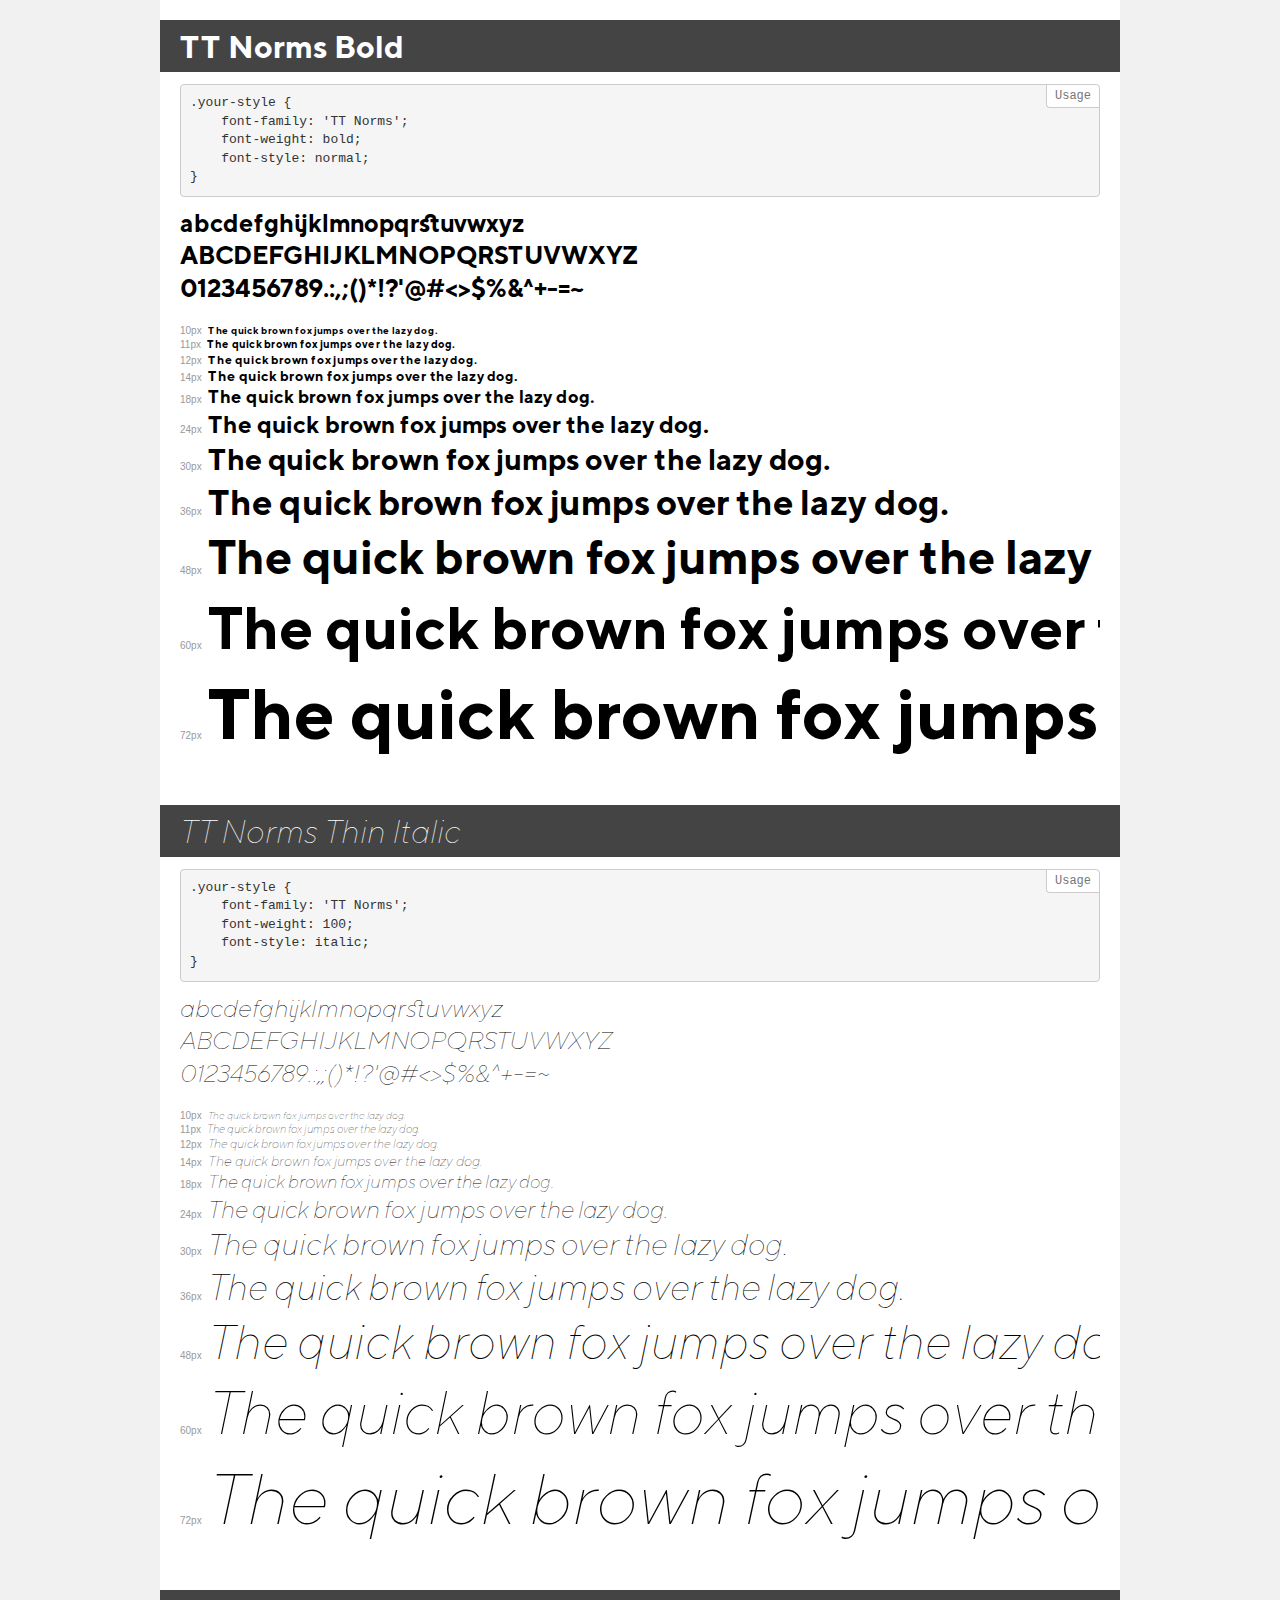
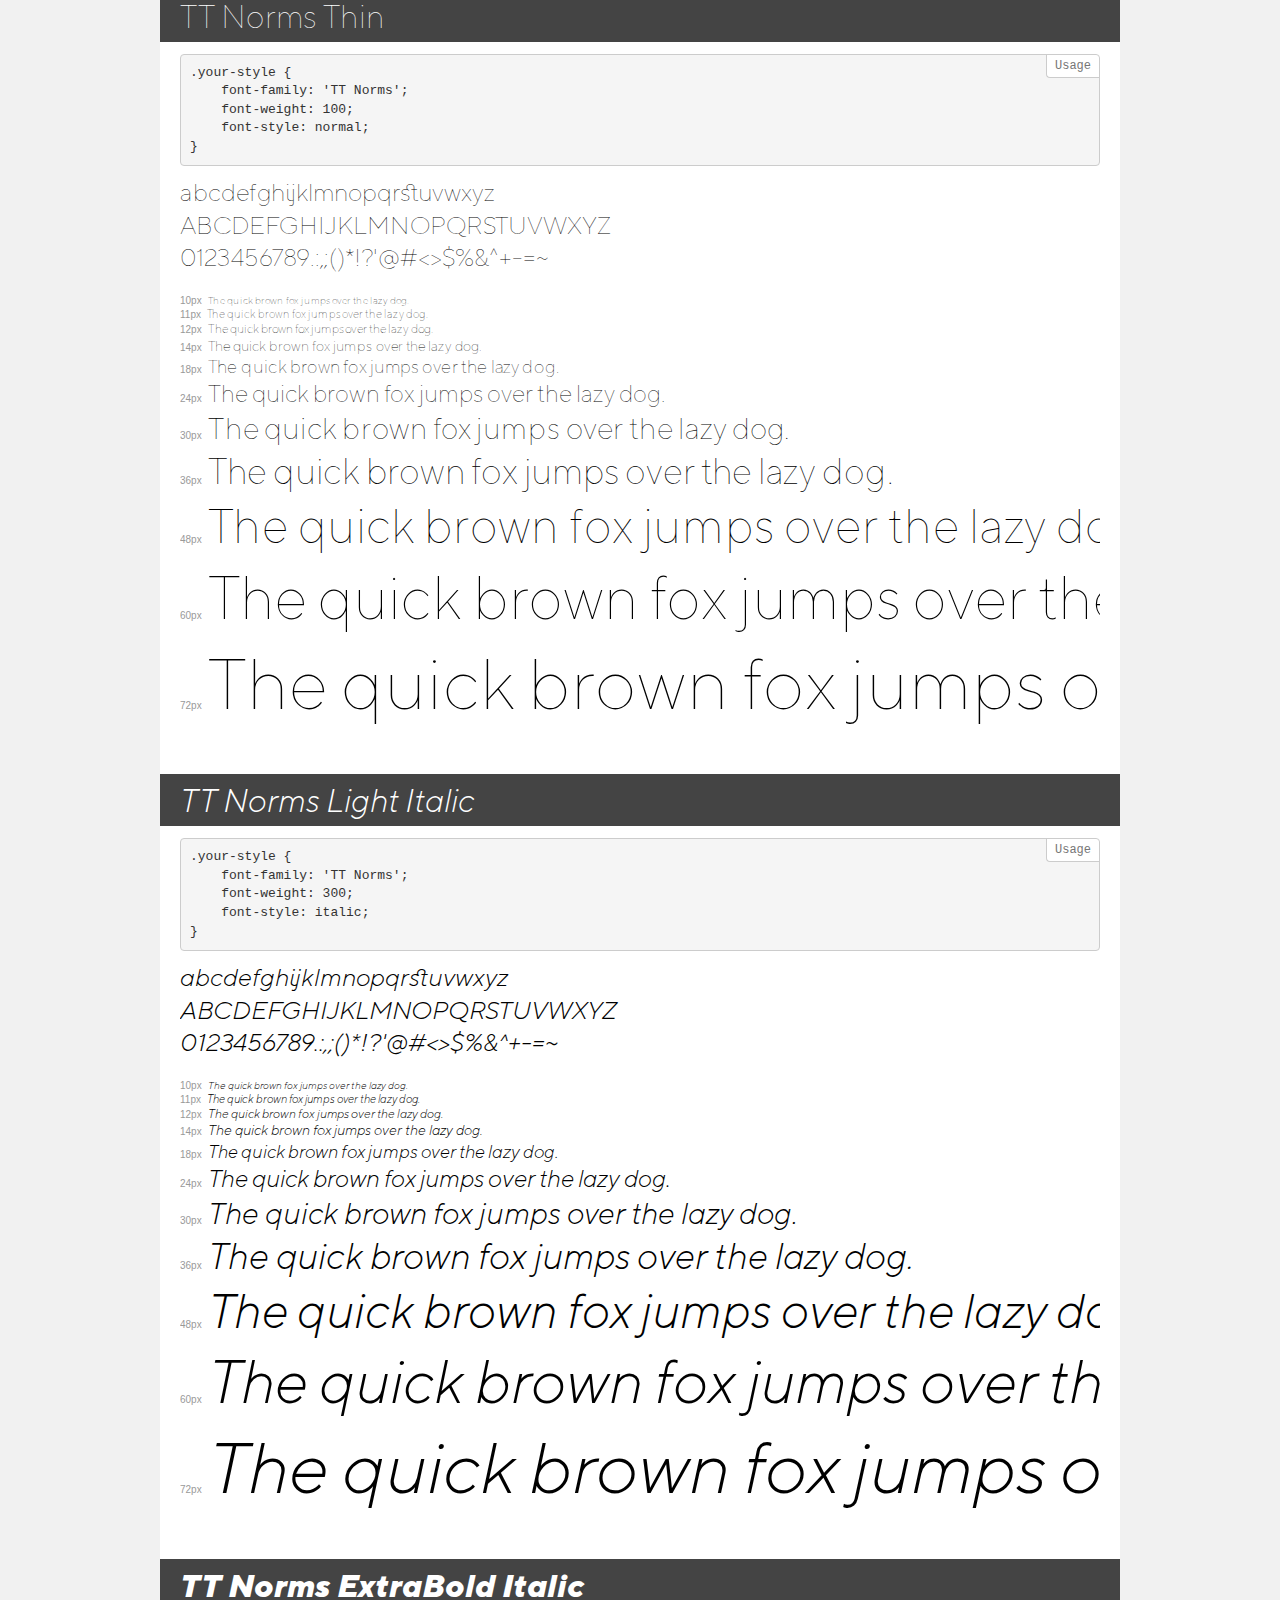
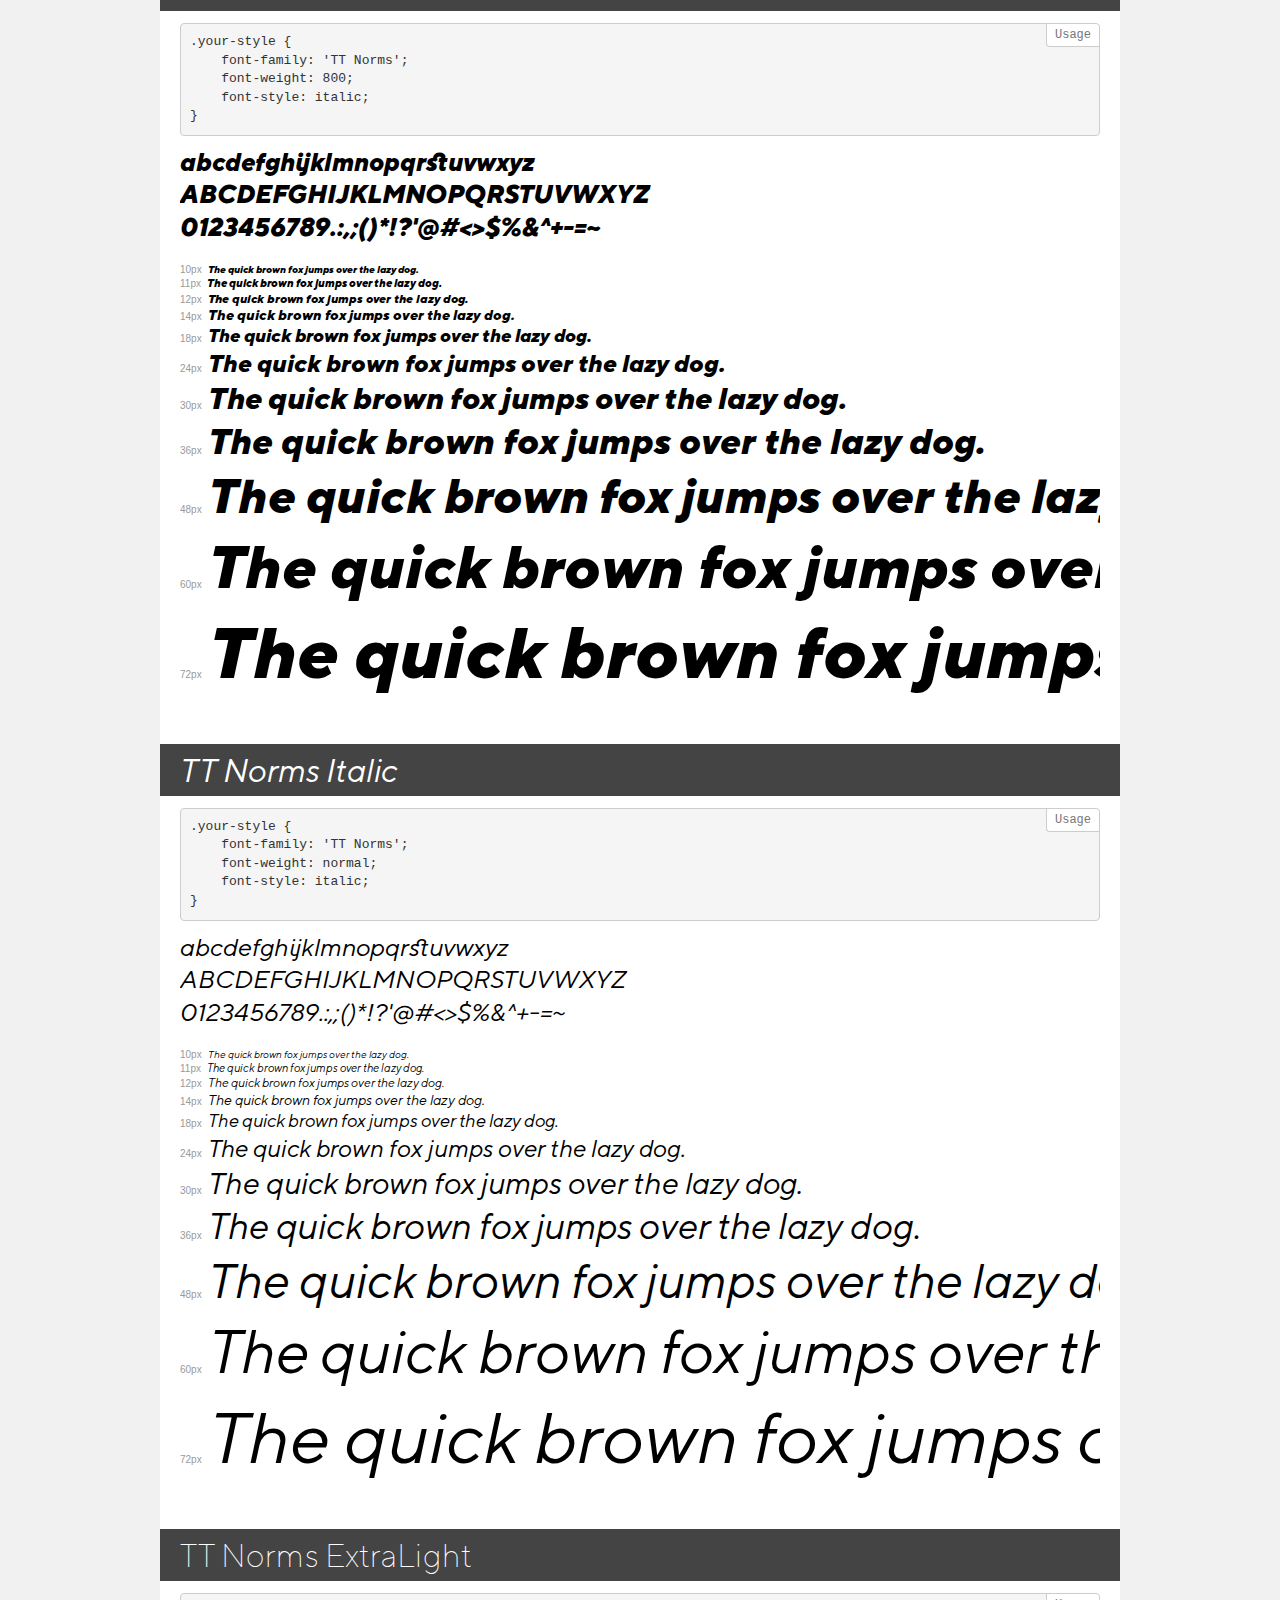
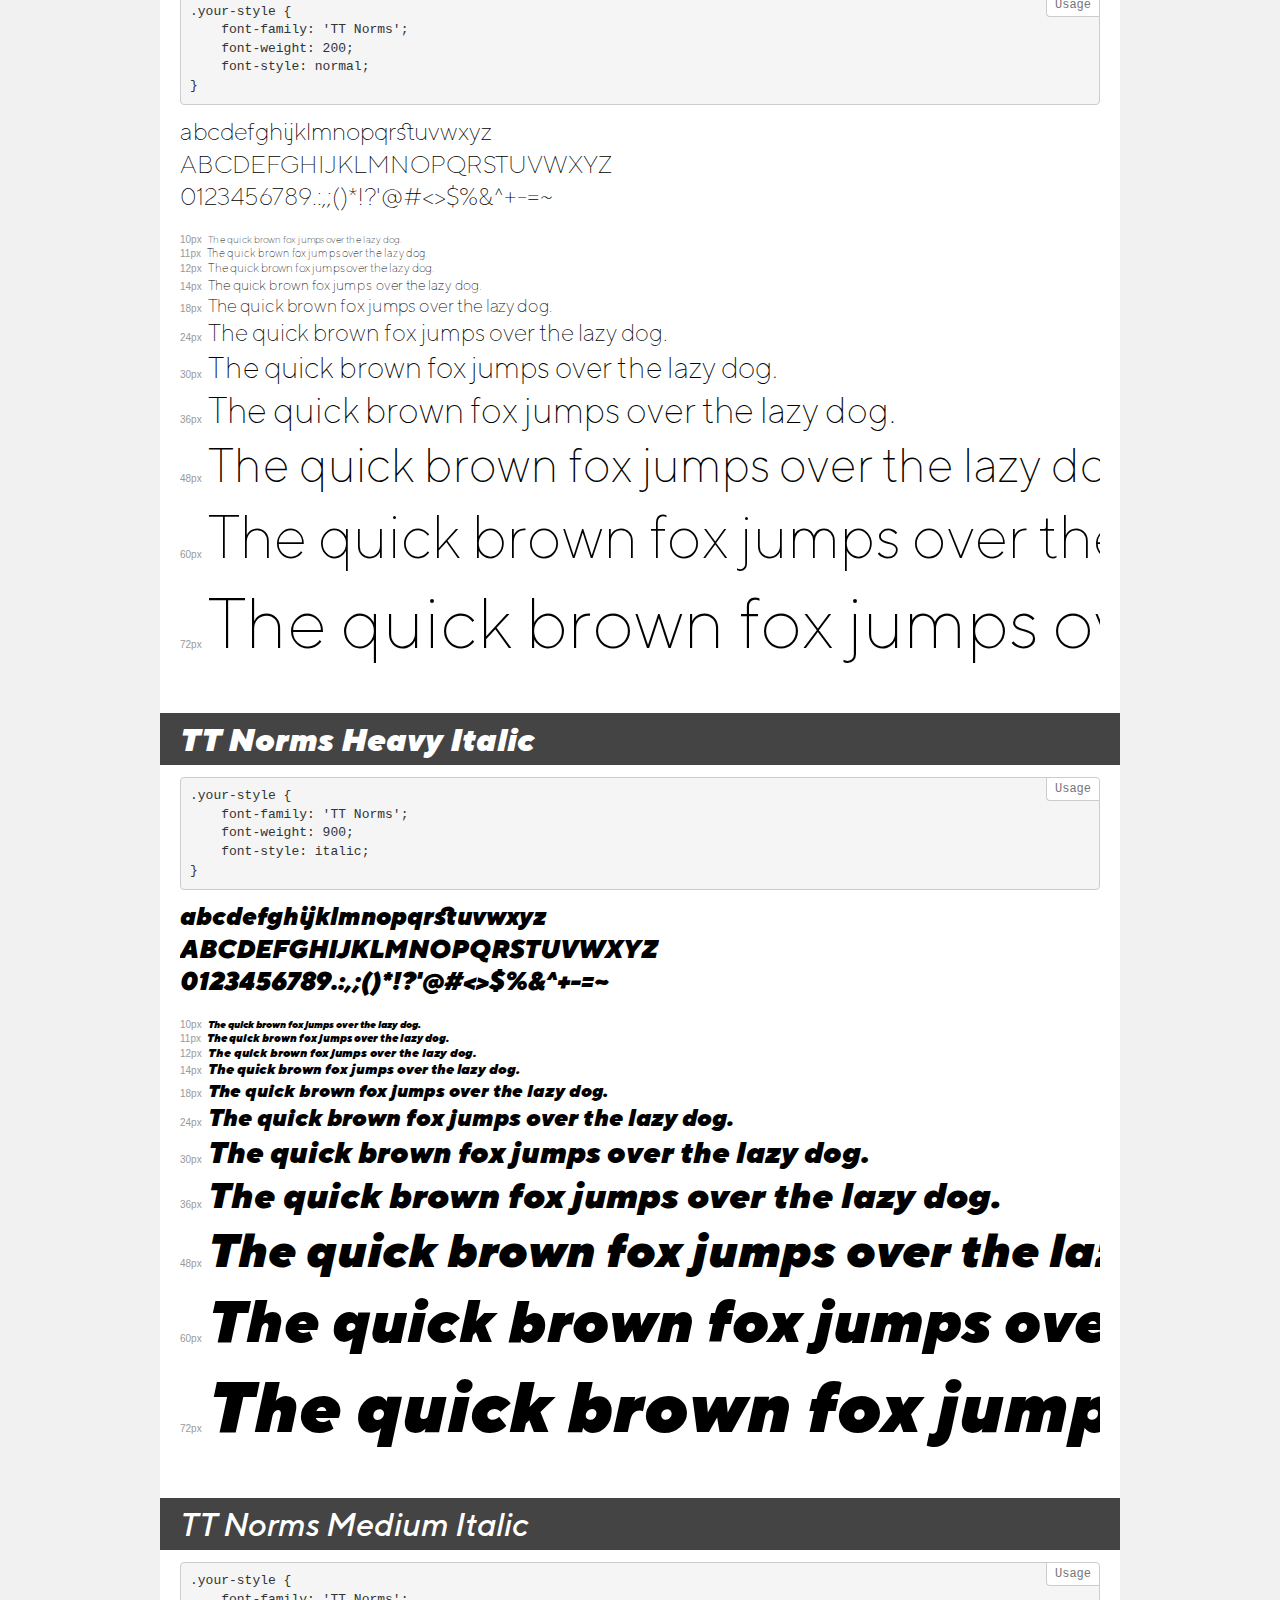
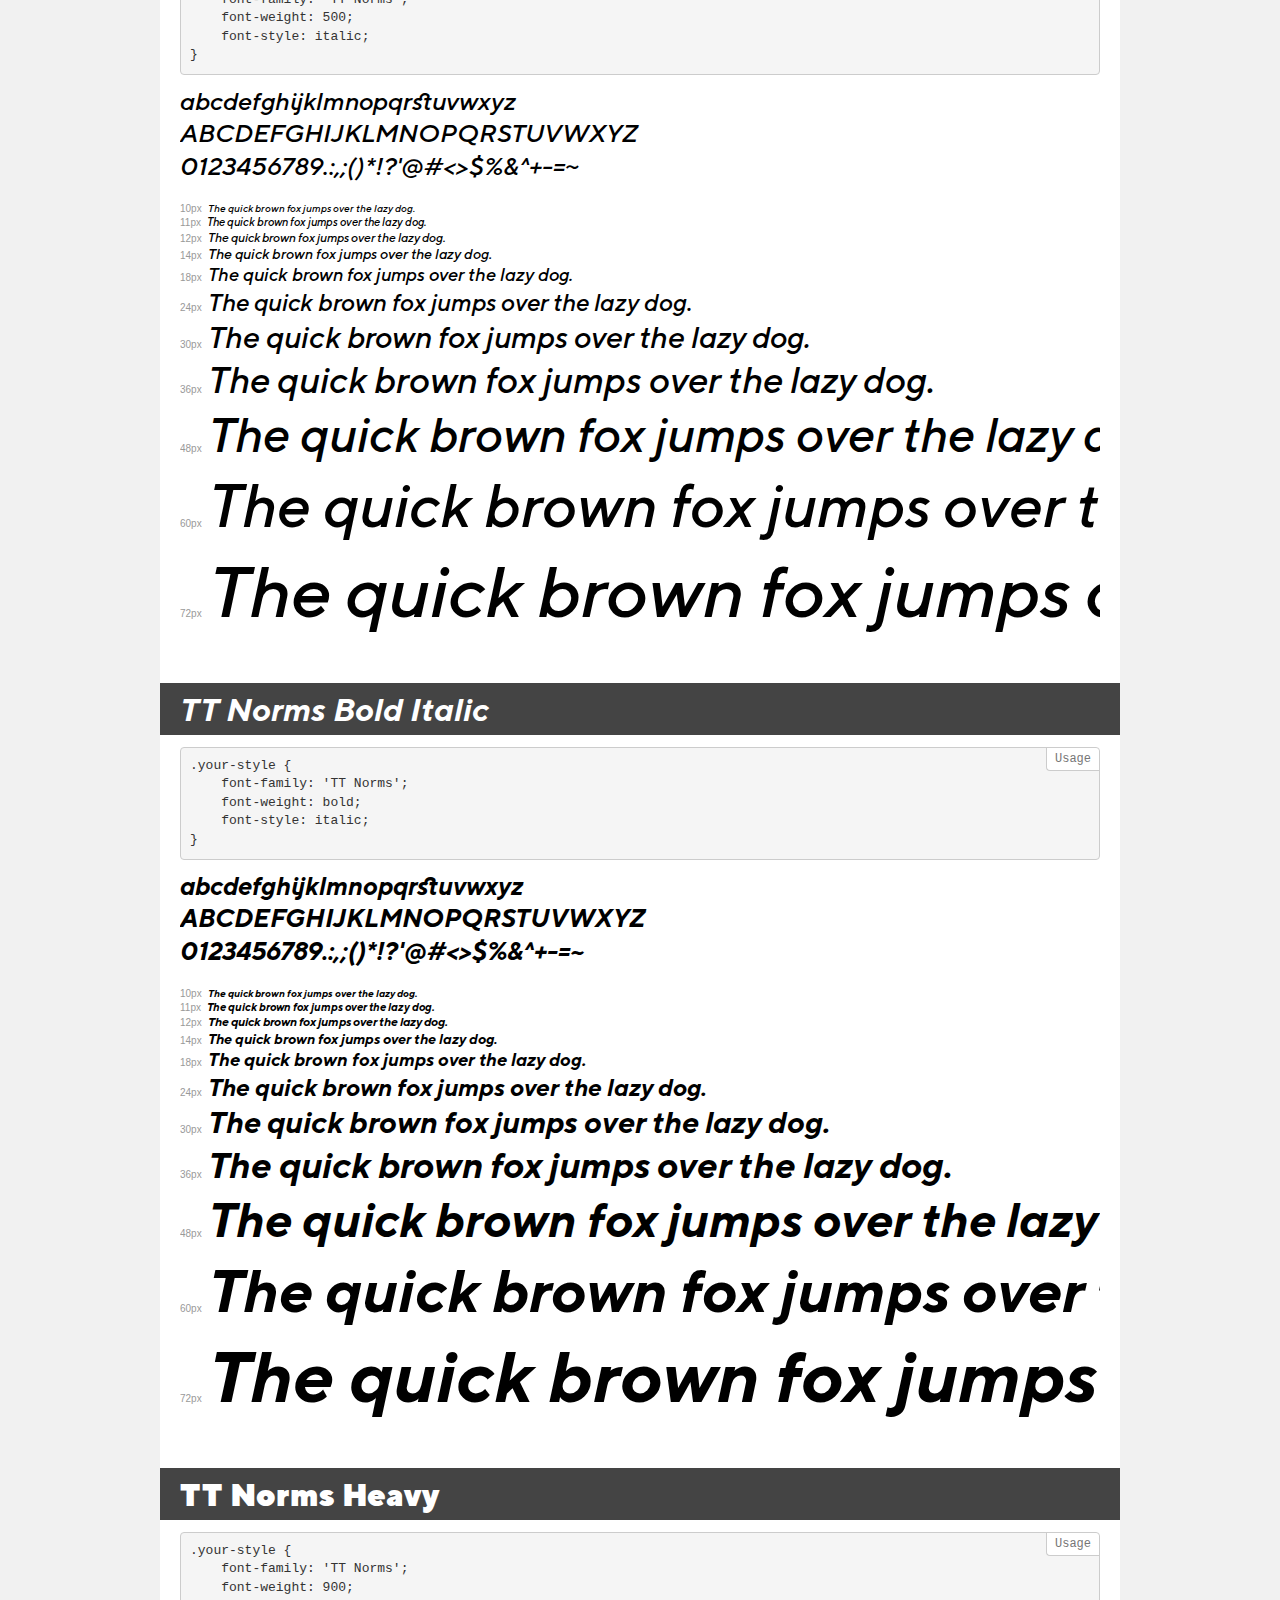
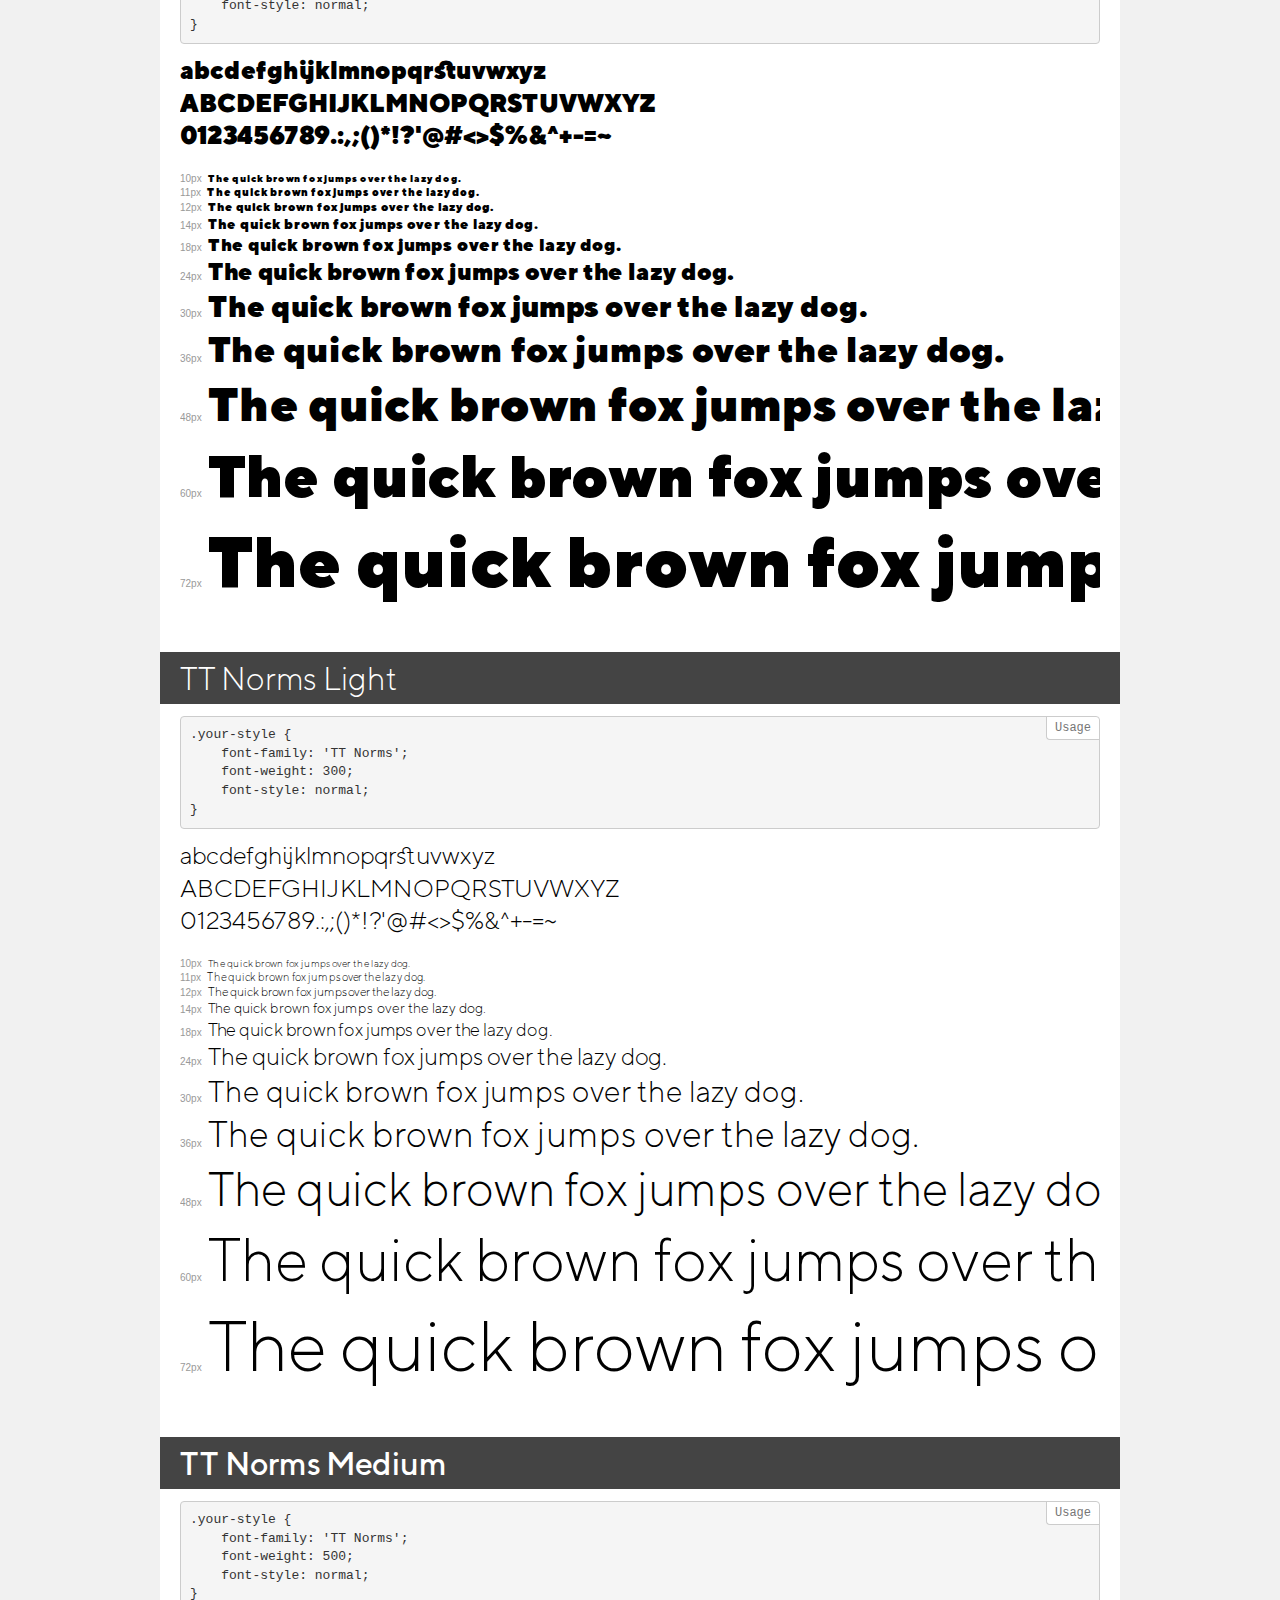
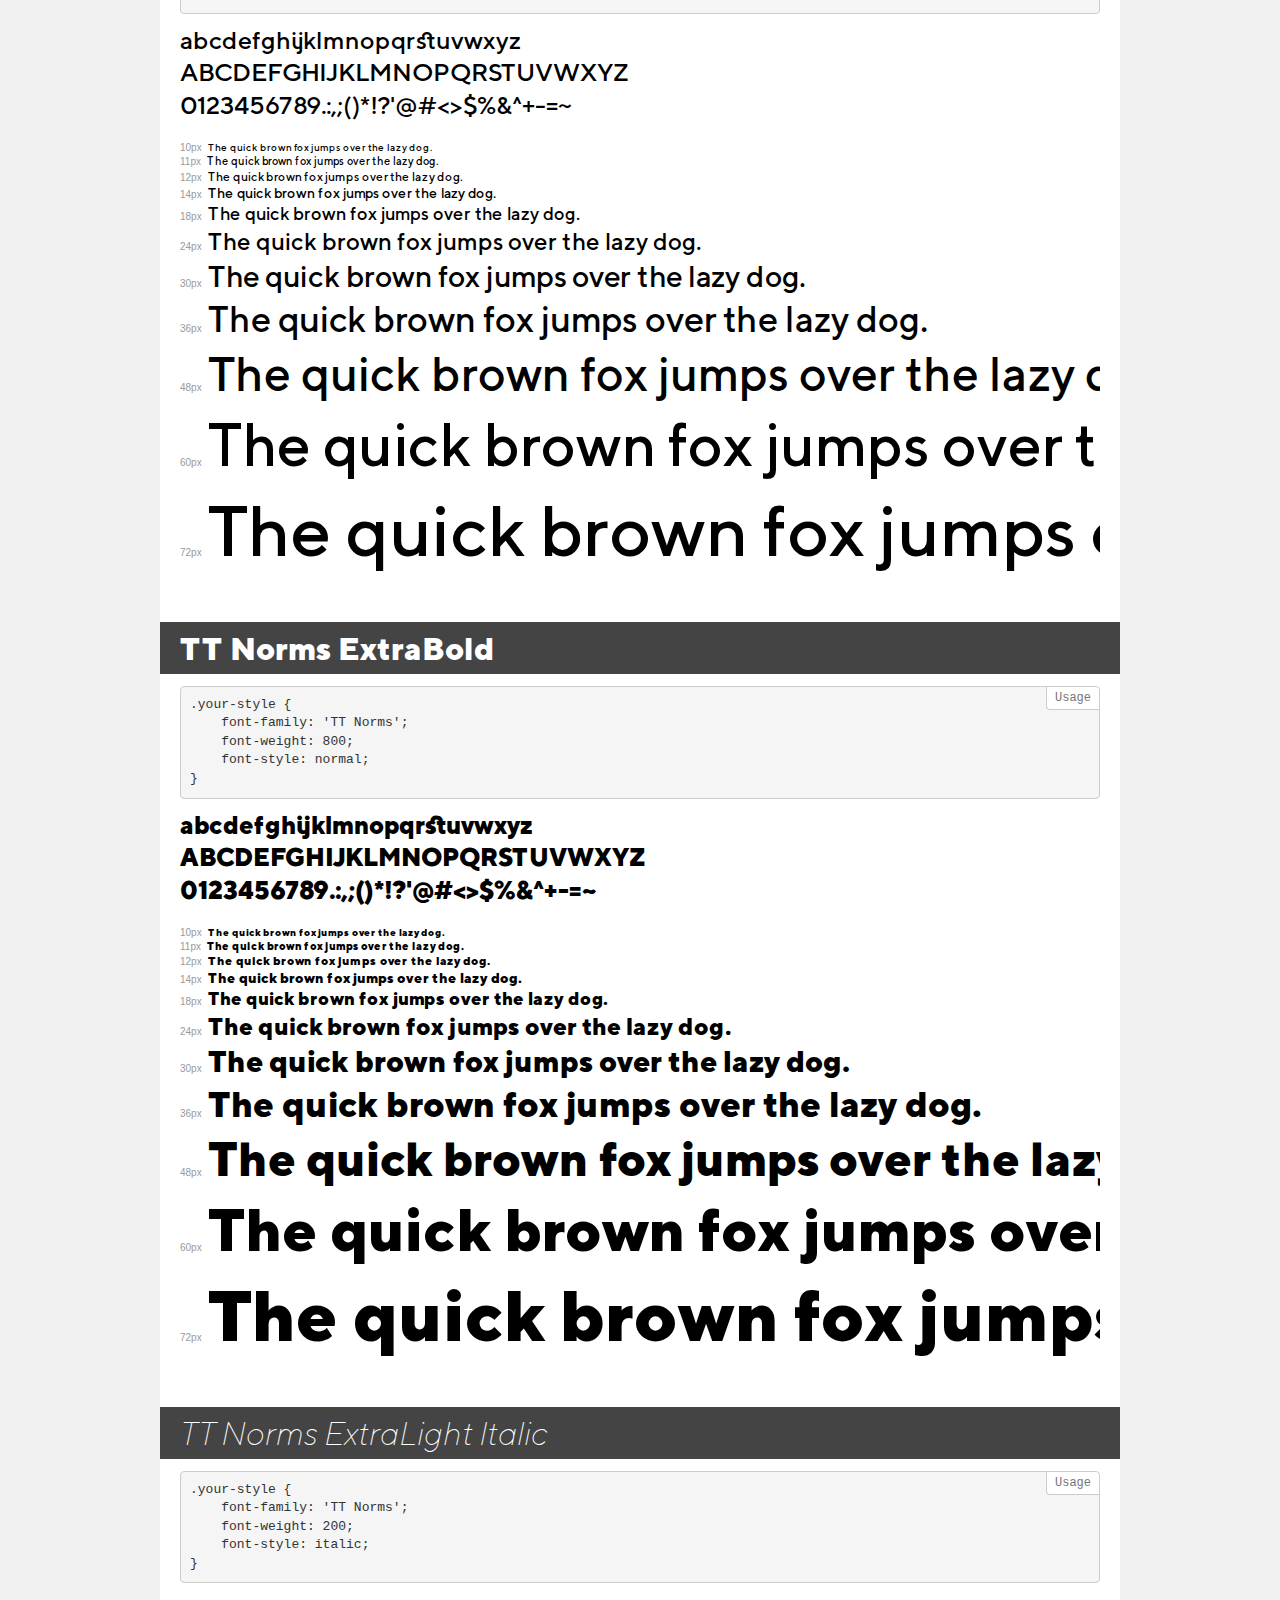
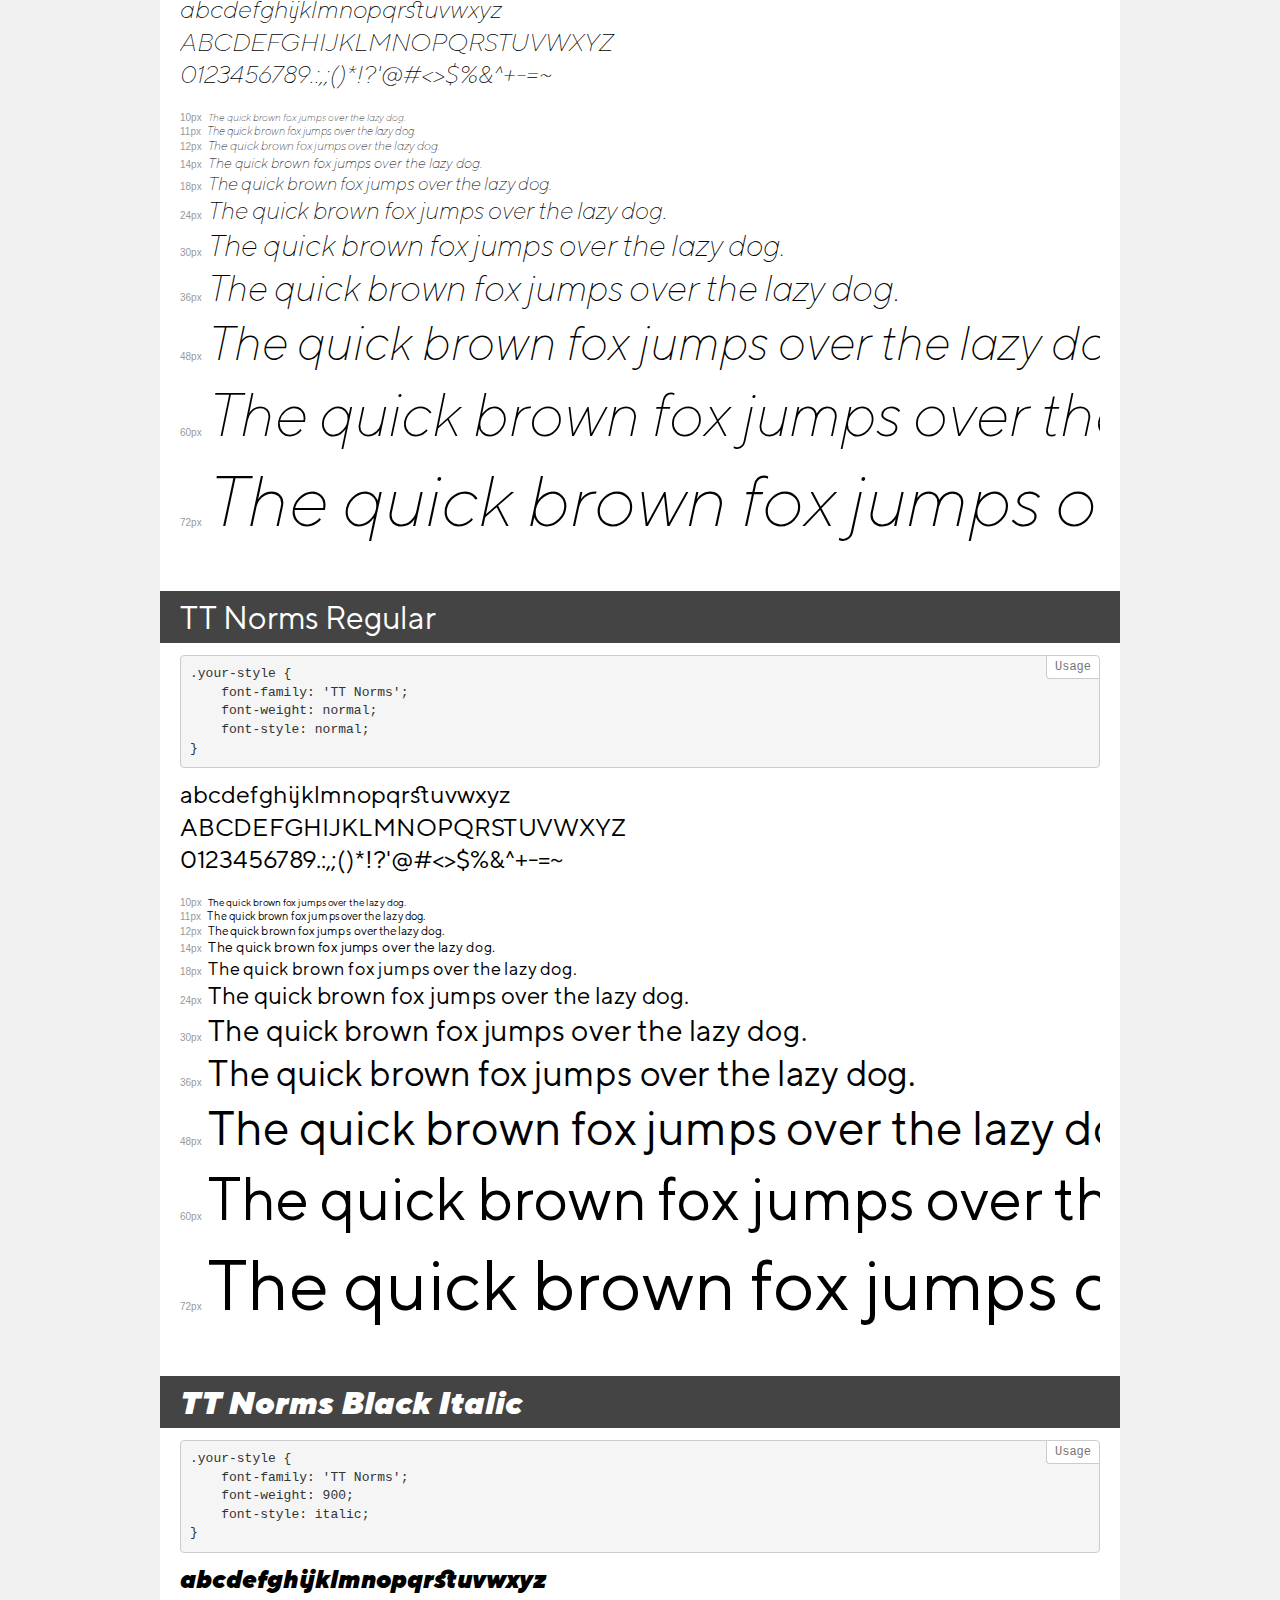
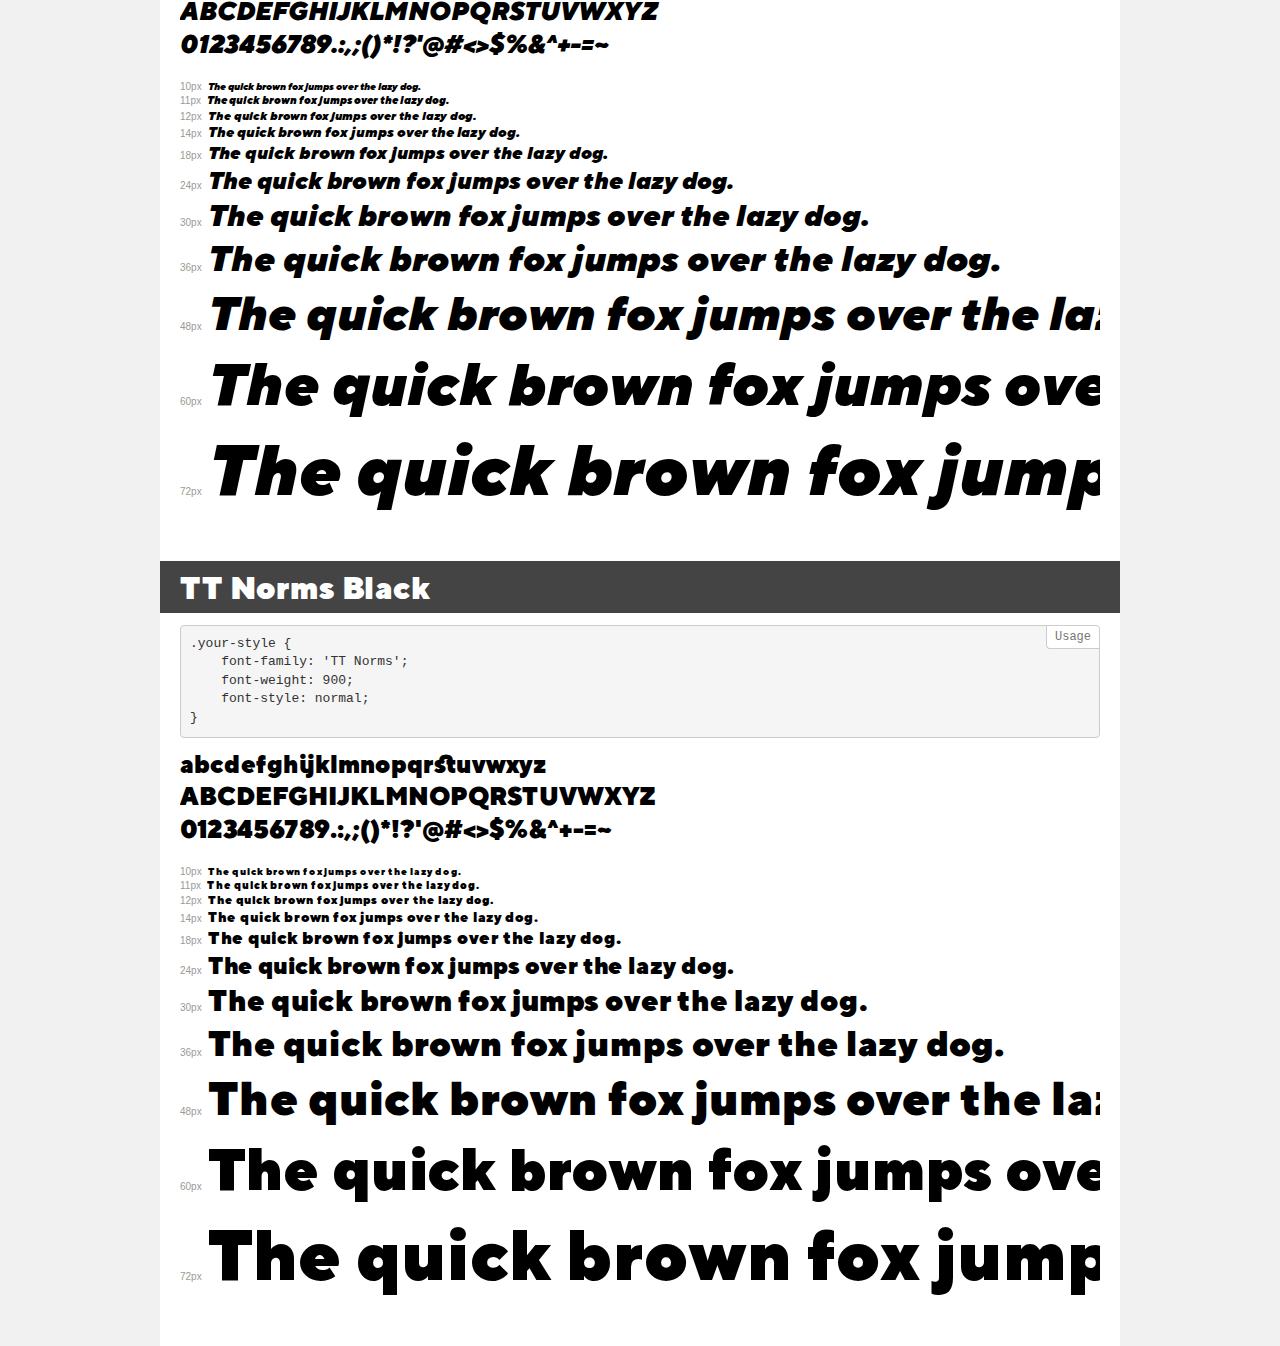
<file: fonts/demo.html>
<!DOCTYPE html>
<html>
<head>
    <meta charset="utf-8">
    <meta http-equiv="X-UA-Compatible" content="IE=edge">
    <meta name="viewport" content="width=device-width, initial-scale=1">
    <meta name="robots" content="noindex, noarchive">
    <meta name="format-detection" content="telephone=no">
    <title>Transfonter demo</title>
    <link href="stylesheet.css" rel="stylesheet">
    <style>
        /*
        http://meyerweb.com/eric/tools/css/reset/
        v2.0 | 20110126
        License: none (public domain)
        */
        html, body, div, span, applet, object, iframe,
        h1, h2, h3, h4, h5, h6, p, blockquote, pre,
        a, abbr, acronym, address, big, cite, code,
        del, dfn, em, img, ins, kbd, q, s, samp,
        small, strike, strong, sub, sup, tt, var,
        b, u, i, center,
        dl, dt, dd, ol, ul, li,
        fieldset, form, label, legend,
        table, caption, tbody, tfoot, thead, tr, th, td,
        article, aside, canvas, details, embed,
        figure, figcaption, footer, header, hgroup,
        menu, nav, output, ruby, section, summary,
        time, mark, audio, video {
            margin: 0;
            padding: 0;
            border: 0;
            font-size: 100%;
            font: inherit;
            vertical-align: baseline;
        }
        /* HTML5 display-role reset for older browsers */
        article, aside, details, figcaption, figure,
        footer, header, hgroup, menu, nav, section {
            display: block;
        }
        body {
            line-height: 1;
        }
        ol, ul {
            list-style: none;
        }
        blockquote, q {
            quotes: none;
        }
        blockquote:before, blockquote:after,
        q:before, q:after {
            content: '';
            content: none;
        }
        table {
            border-collapse: collapse;
            border-spacing: 0;
        }
        /* common styles */
        body {
            background: #f1f1f1;
            color: #000;
        }
        .page {
            background: #fff;
            width: 920px;
            margin: 0 auto;
            padding: 20px 20px 0 20px;
            overflow: hidden;
        }
        .font-container {
            overflow-x: auto;
            overflow-y: hidden;
            margin-bottom: 40px;
            line-height: 1.3;
            white-space: nowrap;
            padding-bottom: 5px;
        }
        h1 {
            position: relative;
            background: #444;
            font-size: 32px;
            color: #fff;
            padding: 10px 20px;
            margin: 0 -20px 12px -20px;
        }
        .letters {
            font-size: 25px;
            margin-bottom: 20px;
        }
        .s10:before {
            content: '10px';
        }
        .s11:before {
            content: '11px';
        }
        .s12:before {
            content: '12px';
        }
        .s14:before {
            content: '14px';
        }
        .s18:before {
            content: '18px';
        }
        .s24:before {
            content: '24px';
        }
        .s30:before {
            content: '30px';
        }
        .s36:before {
            content: '36px';
        }
        .s48:before {
            content: '48px';
        }
        .s60:before {
            content: '60px';
        }
        .s72:before {
            content: '72px';
        }
        .s10:before, .s11:before, .s12:before, .s14:before,
        .s18:before, .s24:before, .s30:before, .s36:before,
        .s48:before, .s60:before, .s72:before {
            font-family: Arial, sans-serif;
            font-size: 10px;
            font-weight: normal;
            font-style: normal;
            color: #999;
            padding-right: 6px;
        }
        pre {
            display: block;
            position: relative;
            padding: 9px;
            margin: 0 0 10px;
            font-family: Monaco, Menlo, Consolas, "Courier New", monospace !important;
            font-size: 13px;
            line-height: 1.428571429;
            color: #333;
            font-weight: normal !important;
            font-style: normal !important;
            background-color: #f5f5f5;
            border: 1px solid #ccc;
            overflow-x: auto;
            border-radius: 4px;
        }
        pre:after {
            display: block;
            position: absolute;
            right: 0;
            top: 0;
            content: 'Usage';
            line-height: 1;
            padding: 5px 8px;
            font-size: 12px;
            color: #767676;
            background-color: #fff;
            border: 1px solid #ccc;
            border-right: none;
            border-top: none;
            border-radius: 0 4px 0 4px;
            z-index: 10;
        }
        /* responsive */
        @media (max-width: 959px) {
            .page {
                width: auto;
                margin: 0;
            }
        }
    </style>
</head>
<body>
<div class="page">
    <div class="demo" style="font-family: 'TT Norms'; font-weight: bold; font-style: normal;">
        <h1>TT Norms Bold</h1>
        <pre>.your-style {
    font-family: 'TT Norms';
    font-weight: bold;
    font-style: normal;
}</pre>
        <div class="font-container">
            <p class="letters">
                abcdefghijklmnopqrstuvwxyz<br>
ABCDEFGHIJKLMNOPQRSTUVWXYZ<br>
                0123456789.:,;()*!?'@#<>$%&^+-=~
            </p>
            <p class="s10" style="font-size: 10px;">The quick brown fox jumps over the lazy dog.</p>
            <p class="s11" style="font-size: 11px;">The quick brown fox jumps over the lazy dog.</p>
            <p class="s12" style="font-size: 12px;">The quick brown fox jumps over the lazy dog.</p>
            <p class="s14" style="font-size: 14px;">The quick brown fox jumps over the lazy dog.</p>
            <p class="s18" style="font-size: 18px;">The quick brown fox jumps over the lazy dog.</p>
            <p class="s24" style="font-size: 24px;">The quick brown fox jumps over the lazy dog.</p>
            <p class="s30" style="font-size: 30px;">The quick brown fox jumps over the lazy dog.</p>
            <p class="s36" style="font-size: 36px;">The quick brown fox jumps over the lazy dog.</p>
            <p class="s48" style="font-size: 48px;">The quick brown fox jumps over the lazy dog.</p>
            <p class="s60" style="font-size: 60px;">The quick brown fox jumps over the lazy dog.</p>
            <p class="s72" style="font-size: 72px;">The quick brown fox jumps over the lazy dog.</p>
        </div>
    </div>
    <div class="demo" style="font-family: 'TT Norms'; font-weight: 100; font-style: italic;">
        <h1>TT Norms Thin Italic</h1>
        <pre>.your-style {
    font-family: 'TT Norms';
    font-weight: 100;
    font-style: italic;
}</pre>
        <div class="font-container">
            <p class="letters">
                abcdefghijklmnopqrstuvwxyz<br>
ABCDEFGHIJKLMNOPQRSTUVWXYZ<br>
                0123456789.:,;()*!?'@#<>$%&^+-=~
            </p>
            <p class="s10" style="font-size: 10px;">The quick brown fox jumps over the lazy dog.</p>
            <p class="s11" style="font-size: 11px;">The quick brown fox jumps over the lazy dog.</p>
            <p class="s12" style="font-size: 12px;">The quick brown fox jumps over the lazy dog.</p>
            <p class="s14" style="font-size: 14px;">The quick brown fox jumps over the lazy dog.</p>
            <p class="s18" style="font-size: 18px;">The quick brown fox jumps over the lazy dog.</p>
            <p class="s24" style="font-size: 24px;">The quick brown fox jumps over the lazy dog.</p>
            <p class="s30" style="font-size: 30px;">The quick brown fox jumps over the lazy dog.</p>
            <p class="s36" style="font-size: 36px;">The quick brown fox jumps over the lazy dog.</p>
            <p class="s48" style="font-size: 48px;">The quick brown fox jumps over the lazy dog.</p>
            <p class="s60" style="font-size: 60px;">The quick brown fox jumps over the lazy dog.</p>
            <p class="s72" style="font-size: 72px;">The quick brown fox jumps over the lazy dog.</p>
        </div>
    </div>
    <div class="demo" style="font-family: 'TT Norms'; font-weight: 100; font-style: normal;">
        <h1>TT Norms Thin</h1>
        <pre>.your-style {
    font-family: 'TT Norms';
    font-weight: 100;
    font-style: normal;
}</pre>
        <div class="font-container">
            <p class="letters">
                abcdefghijklmnopqrstuvwxyz<br>
ABCDEFGHIJKLMNOPQRSTUVWXYZ<br>
                0123456789.:,;()*!?'@#<>$%&^+-=~
            </p>
            <p class="s10" style="font-size: 10px;">The quick brown fox jumps over the lazy dog.</p>
            <p class="s11" style="font-size: 11px;">The quick brown fox jumps over the lazy dog.</p>
            <p class="s12" style="font-size: 12px;">The quick brown fox jumps over the lazy dog.</p>
            <p class="s14" style="font-size: 14px;">The quick brown fox jumps over the lazy dog.</p>
            <p class="s18" style="font-size: 18px;">The quick brown fox jumps over the lazy dog.</p>
            <p class="s24" style="font-size: 24px;">The quick brown fox jumps over the lazy dog.</p>
            <p class="s30" style="font-size: 30px;">The quick brown fox jumps over the lazy dog.</p>
            <p class="s36" style="font-size: 36px;">The quick brown fox jumps over the lazy dog.</p>
            <p class="s48" style="font-size: 48px;">The quick brown fox jumps over the lazy dog.</p>
            <p class="s60" style="font-size: 60px;">The quick brown fox jumps over the lazy dog.</p>
            <p class="s72" style="font-size: 72px;">The quick brown fox jumps over the lazy dog.</p>
        </div>
    </div>
    <div class="demo" style="font-family: 'TT Norms'; font-weight: 300; font-style: italic;">
        <h1>TT Norms Light Italic</h1>
        <pre>.your-style {
    font-family: 'TT Norms';
    font-weight: 300;
    font-style: italic;
}</pre>
        <div class="font-container">
            <p class="letters">
                abcdefghijklmnopqrstuvwxyz<br>
ABCDEFGHIJKLMNOPQRSTUVWXYZ<br>
                0123456789.:,;()*!?'@#<>$%&^+-=~
            </p>
            <p class="s10" style="font-size: 10px;">The quick brown fox jumps over the lazy dog.</p>
            <p class="s11" style="font-size: 11px;">The quick brown fox jumps over the lazy dog.</p>
            <p class="s12" style="font-size: 12px;">The quick brown fox jumps over the lazy dog.</p>
            <p class="s14" style="font-size: 14px;">The quick brown fox jumps over the lazy dog.</p>
            <p class="s18" style="font-size: 18px;">The quick brown fox jumps over the lazy dog.</p>
            <p class="s24" style="font-size: 24px;">The quick brown fox jumps over the lazy dog.</p>
            <p class="s30" style="font-size: 30px;">The quick brown fox jumps over the lazy dog.</p>
            <p class="s36" style="font-size: 36px;">The quick brown fox jumps over the lazy dog.</p>
            <p class="s48" style="font-size: 48px;">The quick brown fox jumps over the lazy dog.</p>
            <p class="s60" style="font-size: 60px;">The quick brown fox jumps over the lazy dog.</p>
            <p class="s72" style="font-size: 72px;">The quick brown fox jumps over the lazy dog.</p>
        </div>
    </div>
    <div class="demo" style="font-family: 'TT Norms'; font-weight: 800; font-style: italic;">
        <h1>TT Norms ExtraBold Italic</h1>
        <pre>.your-style {
    font-family: 'TT Norms';
    font-weight: 800;
    font-style: italic;
}</pre>
        <div class="font-container">
            <p class="letters">
                abcdefghijklmnopqrstuvwxyz<br>
ABCDEFGHIJKLMNOPQRSTUVWXYZ<br>
                0123456789.:,;()*!?'@#<>$%&^+-=~
            </p>
            <p class="s10" style="font-size: 10px;">The quick brown fox jumps over the lazy dog.</p>
            <p class="s11" style="font-size: 11px;">The quick brown fox jumps over the lazy dog.</p>
            <p class="s12" style="font-size: 12px;">The quick brown fox jumps over the lazy dog.</p>
            <p class="s14" style="font-size: 14px;">The quick brown fox jumps over the lazy dog.</p>
            <p class="s18" style="font-size: 18px;">The quick brown fox jumps over the lazy dog.</p>
            <p class="s24" style="font-size: 24px;">The quick brown fox jumps over the lazy dog.</p>
            <p class="s30" style="font-size: 30px;">The quick brown fox jumps over the lazy dog.</p>
            <p class="s36" style="font-size: 36px;">The quick brown fox jumps over the lazy dog.</p>
            <p class="s48" style="font-size: 48px;">The quick brown fox jumps over the lazy dog.</p>
            <p class="s60" style="font-size: 60px;">The quick brown fox jumps over the lazy dog.</p>
            <p class="s72" style="font-size: 72px;">The quick brown fox jumps over the lazy dog.</p>
        </div>
    </div>
    <div class="demo" style="font-family: 'TT Norms'; font-weight: normal; font-style: italic;">
        <h1>TT Norms Italic</h1>
        <pre>.your-style {
    font-family: 'TT Norms';
    font-weight: normal;
    font-style: italic;
}</pre>
        <div class="font-container">
            <p class="letters">
                abcdefghijklmnopqrstuvwxyz<br>
ABCDEFGHIJKLMNOPQRSTUVWXYZ<br>
                0123456789.:,;()*!?'@#<>$%&^+-=~
            </p>
            <p class="s10" style="font-size: 10px;">The quick brown fox jumps over the lazy dog.</p>
            <p class="s11" style="font-size: 11px;">The quick brown fox jumps over the lazy dog.</p>
            <p class="s12" style="font-size: 12px;">The quick brown fox jumps over the lazy dog.</p>
            <p class="s14" style="font-size: 14px;">The quick brown fox jumps over the lazy dog.</p>
            <p class="s18" style="font-size: 18px;">The quick brown fox jumps over the lazy dog.</p>
            <p class="s24" style="font-size: 24px;">The quick brown fox jumps over the lazy dog.</p>
            <p class="s30" style="font-size: 30px;">The quick brown fox jumps over the lazy dog.</p>
            <p class="s36" style="font-size: 36px;">The quick brown fox jumps over the lazy dog.</p>
            <p class="s48" style="font-size: 48px;">The quick brown fox jumps over the lazy dog.</p>
            <p class="s60" style="font-size: 60px;">The quick brown fox jumps over the lazy dog.</p>
            <p class="s72" style="font-size: 72px;">The quick brown fox jumps over the lazy dog.</p>
        </div>
    </div>
    <div class="demo" style="font-family: 'TT Norms'; font-weight: 200; font-style: normal;">
        <h1>TT Norms ExtraLight</h1>
        <pre>.your-style {
    font-family: 'TT Norms';
    font-weight: 200;
    font-style: normal;
}</pre>
        <div class="font-container">
            <p class="letters">
                abcdefghijklmnopqrstuvwxyz<br>
ABCDEFGHIJKLMNOPQRSTUVWXYZ<br>
                0123456789.:,;()*!?'@#<>$%&^+-=~
            </p>
            <p class="s10" style="font-size: 10px;">The quick brown fox jumps over the lazy dog.</p>
            <p class="s11" style="font-size: 11px;">The quick brown fox jumps over the lazy dog.</p>
            <p class="s12" style="font-size: 12px;">The quick brown fox jumps over the lazy dog.</p>
            <p class="s14" style="font-size: 14px;">The quick brown fox jumps over the lazy dog.</p>
            <p class="s18" style="font-size: 18px;">The quick brown fox jumps over the lazy dog.</p>
            <p class="s24" style="font-size: 24px;">The quick brown fox jumps over the lazy dog.</p>
            <p class="s30" style="font-size: 30px;">The quick brown fox jumps over the lazy dog.</p>
            <p class="s36" style="font-size: 36px;">The quick brown fox jumps over the lazy dog.</p>
            <p class="s48" style="font-size: 48px;">The quick brown fox jumps over the lazy dog.</p>
            <p class="s60" style="font-size: 60px;">The quick brown fox jumps over the lazy dog.</p>
            <p class="s72" style="font-size: 72px;">The quick brown fox jumps over the lazy dog.</p>
        </div>
    </div>
    <div class="demo" style="font-family: 'TT Norms'; font-weight: 900; font-style: italic;">
        <h1>TT Norms Heavy Italic</h1>
        <pre>.your-style {
    font-family: 'TT Norms';
    font-weight: 900;
    font-style: italic;
}</pre>
        <div class="font-container">
            <p class="letters">
                abcdefghijklmnopqrstuvwxyz<br>
ABCDEFGHIJKLMNOPQRSTUVWXYZ<br>
                0123456789.:,;()*!?'@#<>$%&^+-=~
            </p>
            <p class="s10" style="font-size: 10px;">The quick brown fox jumps over the lazy dog.</p>
            <p class="s11" style="font-size: 11px;">The quick brown fox jumps over the lazy dog.</p>
            <p class="s12" style="font-size: 12px;">The quick brown fox jumps over the lazy dog.</p>
            <p class="s14" style="font-size: 14px;">The quick brown fox jumps over the lazy dog.</p>
            <p class="s18" style="font-size: 18px;">The quick brown fox jumps over the lazy dog.</p>
            <p class="s24" style="font-size: 24px;">The quick brown fox jumps over the lazy dog.</p>
            <p class="s30" style="font-size: 30px;">The quick brown fox jumps over the lazy dog.</p>
            <p class="s36" style="font-size: 36px;">The quick brown fox jumps over the lazy dog.</p>
            <p class="s48" style="font-size: 48px;">The quick brown fox jumps over the lazy dog.</p>
            <p class="s60" style="font-size: 60px;">The quick brown fox jumps over the lazy dog.</p>
            <p class="s72" style="font-size: 72px;">The quick brown fox jumps over the lazy dog.</p>
        </div>
    </div>
    <div class="demo" style="font-family: 'TT Norms'; font-weight: 500; font-style: italic;">
        <h1>TT Norms Medium Italic</h1>
        <pre>.your-style {
    font-family: 'TT Norms';
    font-weight: 500;
    font-style: italic;
}</pre>
        <div class="font-container">
            <p class="letters">
                abcdefghijklmnopqrstuvwxyz<br>
ABCDEFGHIJKLMNOPQRSTUVWXYZ<br>
                0123456789.:,;()*!?'@#<>$%&^+-=~
            </p>
            <p class="s10" style="font-size: 10px;">The quick brown fox jumps over the lazy dog.</p>
            <p class="s11" style="font-size: 11px;">The quick brown fox jumps over the lazy dog.</p>
            <p class="s12" style="font-size: 12px;">The quick brown fox jumps over the lazy dog.</p>
            <p class="s14" style="font-size: 14px;">The quick brown fox jumps over the lazy dog.</p>
            <p class="s18" style="font-size: 18px;">The quick brown fox jumps over the lazy dog.</p>
            <p class="s24" style="font-size: 24px;">The quick brown fox jumps over the lazy dog.</p>
            <p class="s30" style="font-size: 30px;">The quick brown fox jumps over the lazy dog.</p>
            <p class="s36" style="font-size: 36px;">The quick brown fox jumps over the lazy dog.</p>
            <p class="s48" style="font-size: 48px;">The quick brown fox jumps over the lazy dog.</p>
            <p class="s60" style="font-size: 60px;">The quick brown fox jumps over the lazy dog.</p>
            <p class="s72" style="font-size: 72px;">The quick brown fox jumps over the lazy dog.</p>
        </div>
    </div>
    <div class="demo" style="font-family: 'TT Norms'; font-weight: bold; font-style: italic;">
        <h1>TT Norms Bold Italic</h1>
        <pre>.your-style {
    font-family: 'TT Norms';
    font-weight: bold;
    font-style: italic;
}</pre>
        <div class="font-container">
            <p class="letters">
                abcdefghijklmnopqrstuvwxyz<br>
ABCDEFGHIJKLMNOPQRSTUVWXYZ<br>
                0123456789.:,;()*!?'@#<>$%&^+-=~
            </p>
            <p class="s10" style="font-size: 10px;">The quick brown fox jumps over the lazy dog.</p>
            <p class="s11" style="font-size: 11px;">The quick brown fox jumps over the lazy dog.</p>
            <p class="s12" style="font-size: 12px;">The quick brown fox jumps over the lazy dog.</p>
            <p class="s14" style="font-size: 14px;">The quick brown fox jumps over the lazy dog.</p>
            <p class="s18" style="font-size: 18px;">The quick brown fox jumps over the lazy dog.</p>
            <p class="s24" style="font-size: 24px;">The quick brown fox jumps over the lazy dog.</p>
            <p class="s30" style="font-size: 30px;">The quick brown fox jumps over the lazy dog.</p>
            <p class="s36" style="font-size: 36px;">The quick brown fox jumps over the lazy dog.</p>
            <p class="s48" style="font-size: 48px;">The quick brown fox jumps over the lazy dog.</p>
            <p class="s60" style="font-size: 60px;">The quick brown fox jumps over the lazy dog.</p>
            <p class="s72" style="font-size: 72px;">The quick brown fox jumps over the lazy dog.</p>
        </div>
    </div>
    <div class="demo" style="font-family: 'TT Norms'; font-weight: 900; font-style: normal;">
        <h1>TT Norms Heavy</h1>
        <pre>.your-style {
    font-family: 'TT Norms';
    font-weight: 900;
    font-style: normal;
}</pre>
        <div class="font-container">
            <p class="letters">
                abcdefghijklmnopqrstuvwxyz<br>
ABCDEFGHIJKLMNOPQRSTUVWXYZ<br>
                0123456789.:,;()*!?'@#<>$%&^+-=~
            </p>
            <p class="s10" style="font-size: 10px;">The quick brown fox jumps over the lazy dog.</p>
            <p class="s11" style="font-size: 11px;">The quick brown fox jumps over the lazy dog.</p>
            <p class="s12" style="font-size: 12px;">The quick brown fox jumps over the lazy dog.</p>
            <p class="s14" style="font-size: 14px;">The quick brown fox jumps over the lazy dog.</p>
            <p class="s18" style="font-size: 18px;">The quick brown fox jumps over the lazy dog.</p>
            <p class="s24" style="font-size: 24px;">The quick brown fox jumps over the lazy dog.</p>
            <p class="s30" style="font-size: 30px;">The quick brown fox jumps over the lazy dog.</p>
            <p class="s36" style="font-size: 36px;">The quick brown fox jumps over the lazy dog.</p>
            <p class="s48" style="font-size: 48px;">The quick brown fox jumps over the lazy dog.</p>
            <p class="s60" style="font-size: 60px;">The quick brown fox jumps over the lazy dog.</p>
            <p class="s72" style="font-size: 72px;">The quick brown fox jumps over the lazy dog.</p>
        </div>
    </div>
    <div class="demo" style="font-family: 'TT Norms'; font-weight: 300; font-style: normal;">
        <h1>TT Norms Light</h1>
        <pre>.your-style {
    font-family: 'TT Norms';
    font-weight: 300;
    font-style: normal;
}</pre>
        <div class="font-container">
            <p class="letters">
                abcdefghijklmnopqrstuvwxyz<br>
ABCDEFGHIJKLMNOPQRSTUVWXYZ<br>
                0123456789.:,;()*!?'@#<>$%&^+-=~
            </p>
            <p class="s10" style="font-size: 10px;">The quick brown fox jumps over the lazy dog.</p>
            <p class="s11" style="font-size: 11px;">The quick brown fox jumps over the lazy dog.</p>
            <p class="s12" style="font-size: 12px;">The quick brown fox jumps over the lazy dog.</p>
            <p class="s14" style="font-size: 14px;">The quick brown fox jumps over the lazy dog.</p>
            <p class="s18" style="font-size: 18px;">The quick brown fox jumps over the lazy dog.</p>
            <p class="s24" style="font-size: 24px;">The quick brown fox jumps over the lazy dog.</p>
            <p class="s30" style="font-size: 30px;">The quick brown fox jumps over the lazy dog.</p>
            <p class="s36" style="font-size: 36px;">The quick brown fox jumps over the lazy dog.</p>
            <p class="s48" style="font-size: 48px;">The quick brown fox jumps over the lazy dog.</p>
            <p class="s60" style="font-size: 60px;">The quick brown fox jumps over the lazy dog.</p>
            <p class="s72" style="font-size: 72px;">The quick brown fox jumps over the lazy dog.</p>
        </div>
    </div>
    <div class="demo" style="font-family: 'TT Norms'; font-weight: 500; font-style: normal;">
        <h1>TT Norms Medium</h1>
        <pre>.your-style {
    font-family: 'TT Norms';
    font-weight: 500;
    font-style: normal;
}</pre>
        <div class="font-container">
            <p class="letters">
                abcdefghijklmnopqrstuvwxyz<br>
ABCDEFGHIJKLMNOPQRSTUVWXYZ<br>
                0123456789.:,;()*!?'@#<>$%&^+-=~
            </p>
            <p class="s10" style="font-size: 10px;">The quick brown fox jumps over the lazy dog.</p>
            <p class="s11" style="font-size: 11px;">The quick brown fox jumps over the lazy dog.</p>
            <p class="s12" style="font-size: 12px;">The quick brown fox jumps over the lazy dog.</p>
            <p class="s14" style="font-size: 14px;">The quick brown fox jumps over the lazy dog.</p>
            <p class="s18" style="font-size: 18px;">The quick brown fox jumps over the lazy dog.</p>
            <p class="s24" style="font-size: 24px;">The quick brown fox jumps over the lazy dog.</p>
            <p class="s30" style="font-size: 30px;">The quick brown fox jumps over the lazy dog.</p>
            <p class="s36" style="font-size: 36px;">The quick brown fox jumps over the lazy dog.</p>
            <p class="s48" style="font-size: 48px;">The quick brown fox jumps over the lazy dog.</p>
            <p class="s60" style="font-size: 60px;">The quick brown fox jumps over the lazy dog.</p>
            <p class="s72" style="font-size: 72px;">The quick brown fox jumps over the lazy dog.</p>
        </div>
    </div>
    <div class="demo" style="font-family: 'TT Norms'; font-weight: 800; font-style: normal;">
        <h1>TT Norms ExtraBold</h1>
        <pre>.your-style {
    font-family: 'TT Norms';
    font-weight: 800;
    font-style: normal;
}</pre>
        <div class="font-container">
            <p class="letters">
                abcdefghijklmnopqrstuvwxyz<br>
ABCDEFGHIJKLMNOPQRSTUVWXYZ<br>
                0123456789.:,;()*!?'@#<>$%&^+-=~
            </p>
            <p class="s10" style="font-size: 10px;">The quick brown fox jumps over the lazy dog.</p>
            <p class="s11" style="font-size: 11px;">The quick brown fox jumps over the lazy dog.</p>
            <p class="s12" style="font-size: 12px;">The quick brown fox jumps over the lazy dog.</p>
            <p class="s14" style="font-size: 14px;">The quick brown fox jumps over the lazy dog.</p>
            <p class="s18" style="font-size: 18px;">The quick brown fox jumps over the lazy dog.</p>
            <p class="s24" style="font-size: 24px;">The quick brown fox jumps over the lazy dog.</p>
            <p class="s30" style="font-size: 30px;">The quick brown fox jumps over the lazy dog.</p>
            <p class="s36" style="font-size: 36px;">The quick brown fox jumps over the lazy dog.</p>
            <p class="s48" style="font-size: 48px;">The quick brown fox jumps over the lazy dog.</p>
            <p class="s60" style="font-size: 60px;">The quick brown fox jumps over the lazy dog.</p>
            <p class="s72" style="font-size: 72px;">The quick brown fox jumps over the lazy dog.</p>
        </div>
    </div>
    <div class="demo" style="font-family: 'TT Norms'; font-weight: 200; font-style: italic;">
        <h1>TT Norms ExtraLight Italic</h1>
        <pre>.your-style {
    font-family: 'TT Norms';
    font-weight: 200;
    font-style: italic;
}</pre>
        <div class="font-container">
            <p class="letters">
                abcdefghijklmnopqrstuvwxyz<br>
ABCDEFGHIJKLMNOPQRSTUVWXYZ<br>
                0123456789.:,;()*!?'@#<>$%&^+-=~
            </p>
            <p class="s10" style="font-size: 10px;">The quick brown fox jumps over the lazy dog.</p>
            <p class="s11" style="font-size: 11px;">The quick brown fox jumps over the lazy dog.</p>
            <p class="s12" style="font-size: 12px;">The quick brown fox jumps over the lazy dog.</p>
            <p class="s14" style="font-size: 14px;">The quick brown fox jumps over the lazy dog.</p>
            <p class="s18" style="font-size: 18px;">The quick brown fox jumps over the lazy dog.</p>
            <p class="s24" style="font-size: 24px;">The quick brown fox jumps over the lazy dog.</p>
            <p class="s30" style="font-size: 30px;">The quick brown fox jumps over the lazy dog.</p>
            <p class="s36" style="font-size: 36px;">The quick brown fox jumps over the lazy dog.</p>
            <p class="s48" style="font-size: 48px;">The quick brown fox jumps over the lazy dog.</p>
            <p class="s60" style="font-size: 60px;">The quick brown fox jumps over the lazy dog.</p>
            <p class="s72" style="font-size: 72px;">The quick brown fox jumps over the lazy dog.</p>
        </div>
    </div>
    <div class="demo" style="font-family: 'TT Norms'; font-weight: normal; font-style: normal;">
        <h1>TT Norms Regular</h1>
        <pre>.your-style {
    font-family: 'TT Norms';
    font-weight: normal;
    font-style: normal;
}</pre>
        <div class="font-container">
            <p class="letters">
                abcdefghijklmnopqrstuvwxyz<br>
ABCDEFGHIJKLMNOPQRSTUVWXYZ<br>
                0123456789.:,;()*!?'@#<>$%&^+-=~
            </p>
            <p class="s10" style="font-size: 10px;">The quick brown fox jumps over the lazy dog.</p>
            <p class="s11" style="font-size: 11px;">The quick brown fox jumps over the lazy dog.</p>
            <p class="s12" style="font-size: 12px;">The quick brown fox jumps over the lazy dog.</p>
            <p class="s14" style="font-size: 14px;">The quick brown fox jumps over the lazy dog.</p>
            <p class="s18" style="font-size: 18px;">The quick brown fox jumps over the lazy dog.</p>
            <p class="s24" style="font-size: 24px;">The quick brown fox jumps over the lazy dog.</p>
            <p class="s30" style="font-size: 30px;">The quick brown fox jumps over the lazy dog.</p>
            <p class="s36" style="font-size: 36px;">The quick brown fox jumps over the lazy dog.</p>
            <p class="s48" style="font-size: 48px;">The quick brown fox jumps over the lazy dog.</p>
            <p class="s60" style="font-size: 60px;">The quick brown fox jumps over the lazy dog.</p>
            <p class="s72" style="font-size: 72px;">The quick brown fox jumps over the lazy dog.</p>
        </div>
    </div>
    <div class="demo" style="font-family: 'TT Norms'; font-weight: 900; font-style: italic;">
        <h1>TT Norms Black Italic</h1>
        <pre>.your-style {
    font-family: 'TT Norms';
    font-weight: 900;
    font-style: italic;
}</pre>
        <div class="font-container">
            <p class="letters">
                abcdefghijklmnopqrstuvwxyz<br>
ABCDEFGHIJKLMNOPQRSTUVWXYZ<br>
                0123456789.:,;()*!?'@#<>$%&^+-=~
            </p>
            <p class="s10" style="font-size: 10px;">The quick brown fox jumps over the lazy dog.</p>
            <p class="s11" style="font-size: 11px;">The quick brown fox jumps over the lazy dog.</p>
            <p class="s12" style="font-size: 12px;">The quick brown fox jumps over the lazy dog.</p>
            <p class="s14" style="font-size: 14px;">The quick brown fox jumps over the lazy dog.</p>
            <p class="s18" style="font-size: 18px;">The quick brown fox jumps over the lazy dog.</p>
            <p class="s24" style="font-size: 24px;">The quick brown fox jumps over the lazy dog.</p>
            <p class="s30" style="font-size: 30px;">The quick brown fox jumps over the lazy dog.</p>
            <p class="s36" style="font-size: 36px;">The quick brown fox jumps over the lazy dog.</p>
            <p class="s48" style="font-size: 48px;">The quick brown fox jumps over the lazy dog.</p>
            <p class="s60" style="font-size: 60px;">The quick brown fox jumps over the lazy dog.</p>
            <p class="s72" style="font-size: 72px;">The quick brown fox jumps over the lazy dog.</p>
        </div>
    </div>
    <div class="demo" style="font-family: 'TT Norms'; font-weight: 900; font-style: normal;">
        <h1>TT Norms Black</h1>
        <pre>.your-style {
    font-family: 'TT Norms';
    font-weight: 900;
    font-style: normal;
}</pre>
        <div class="font-container">
            <p class="letters">
                abcdefghijklmnopqrstuvwxyz<br>
ABCDEFGHIJKLMNOPQRSTUVWXYZ<br>
                0123456789.:,;()*!?'@#<>$%&^+-=~
            </p>
            <p class="s10" style="font-size: 10px;">The quick brown fox jumps over the lazy dog.</p>
            <p class="s11" style="font-size: 11px;">The quick brown fox jumps over the lazy dog.</p>
            <p class="s12" style="font-size: 12px;">The quick brown fox jumps over the lazy dog.</p>
            <p class="s14" style="font-size: 14px;">The quick brown fox jumps over the lazy dog.</p>
            <p class="s18" style="font-size: 18px;">The quick brown fox jumps over the lazy dog.</p>
            <p class="s24" style="font-size: 24px;">The quick brown fox jumps over the lazy dog.</p>
            <p class="s30" style="font-size: 30px;">The quick brown fox jumps over the lazy dog.</p>
            <p class="s36" style="font-size: 36px;">The quick brown fox jumps over the lazy dog.</p>
            <p class="s48" style="font-size: 48px;">The quick brown fox jumps over the lazy dog.</p>
            <p class="s60" style="font-size: 60px;">The quick brown fox jumps over the lazy dog.</p>
            <p class="s72" style="font-size: 72px;">The quick brown fox jumps over the lazy dog.</p>
        </div>
    </div>
</div>
</body>
</html>
</file>
<file: fonts/stylesheet.css>
@font-face {
    font-family: 'TT Norms';
    src: url('TTNorms-Bold.eot');
    src: local('TT Norms Bold'), local('TTNorms-Bold'),
        url('TTNorms-Bold.eot?#iefix') format('embedded-opentype'),
        url('TTNorms-Bold.woff2') format('woff2'),
        url('TTNorms-Bold.woff') format('woff'),
        url('TTNorms-Bold.ttf') format('truetype');
    font-weight: bold;
    font-style: normal;
}

@font-face {
    font-family: 'TT Norms';
    src: url('TTNorms-ThinItalic.eot');
    src: local('TT Norms Thin Italic'), local('TTNorms-ThinItalic'),
        url('TTNorms-ThinItalic.eot?#iefix') format('embedded-opentype'),
        url('TTNorms-ThinItalic.woff2') format('woff2'),
        url('TTNorms-ThinItalic.woff') format('woff'),
        url('TTNorms-ThinItalic.ttf') format('truetype');
    font-weight: 100;
    font-style: italic;
}

@font-face {
    font-family: 'TT Norms';
    src: url('TTNorms-Thin.eot');
    src: local('TT Norms Thin'), local('TTNorms-Thin'),
        url('TTNorms-Thin.eot?#iefix') format('embedded-opentype'),
        url('TTNorms-Thin.woff2') format('woff2'),
        url('TTNorms-Thin.woff') format('woff'),
        url('TTNorms-Thin.ttf') format('truetype');
    font-weight: 100;
    font-style: normal;
}

@font-face {
    font-family: 'TT Norms';
    src: url('TTNorms-LightItalic.eot');
    src: local('TT Norms Light Italic'), local('TTNorms-LightItalic'),
        url('TTNorms-LightItalic.eot?#iefix') format('embedded-opentype'),
        url('TTNorms-LightItalic.woff2') format('woff2'),
        url('TTNorms-LightItalic.woff') format('woff'),
        url('TTNorms-LightItalic.ttf') format('truetype');
    font-weight: 300;
    font-style: italic;
}

@font-face {
    font-family: 'TT Norms';
    src: url('TTNorms-ExtraBoldItalic.eot');
    src: local('TT Norms ExtraBold Italic'), local('TTNorms-ExtraBoldItalic'),
        url('TTNorms-ExtraBoldItalic.eot?#iefix') format('embedded-opentype'),
        url('TTNorms-ExtraBoldItalic.woff2') format('woff2'),
        url('TTNorms-ExtraBoldItalic.woff') format('woff'),
        url('TTNorms-ExtraBoldItalic.ttf') format('truetype');
    font-weight: 800;
    font-style: italic;
}

@font-face {
    font-family: 'TT Norms';
    src: url('TTNorms-Italic.eot');
    src: local('TT Norms Italic'), local('TTNorms-Italic'),
        url('TTNorms-Italic.eot?#iefix') format('embedded-opentype'),
        url('TTNorms-Italic.woff2') format('woff2'),
        url('TTNorms-Italic.woff') format('woff'),
        url('TTNorms-Italic.ttf') format('truetype');
    font-weight: normal;
    font-style: italic;
}

@font-face {
    font-family: 'TT Norms';
    src: url('TTNorms-ExtraLight.eot');
    src: local('TT Norms ExtraLight'), local('TTNorms-ExtraLight'),
        url('TTNorms-ExtraLight.eot?#iefix') format('embedded-opentype'),
        url('TTNorms-ExtraLight.woff2') format('woff2'),
        url('TTNorms-ExtraLight.woff') format('woff'),
        url('TTNorms-ExtraLight.ttf') format('truetype');
    font-weight: 200;
    font-style: normal;
}

@font-face {
    font-family: 'TT Norms';
    src: url('TTNorms-HeavyItalic.eot');
    src: local('TT Norms Heavy Italic'), local('TTNorms-HeavyItalic'),
        url('TTNorms-HeavyItalic.eot?#iefix') format('embedded-opentype'),
        url('TTNorms-HeavyItalic.woff2') format('woff2'),
        url('TTNorms-HeavyItalic.woff') format('woff'),
        url('TTNorms-HeavyItalic.ttf') format('truetype');
    font-weight: 900;
    font-style: italic;
}

@font-face {
    font-family: 'TT Norms';
    src: url('TTNorms-MediumItalic.eot');
    src: local('TT Norms Medium Italic'), local('TTNorms-MediumItalic'),
        url('TTNorms-MediumItalic.eot?#iefix') format('embedded-opentype'),
        url('TTNorms-MediumItalic.woff2') format('woff2'),
        url('TTNorms-MediumItalic.woff') format('woff'),
        url('TTNorms-MediumItalic.ttf') format('truetype');
    font-weight: 500;
    font-style: italic;
}

@font-face {
    font-family: 'TT Norms';
    src: url('TTNorms-BoldItalic.eot');
    src: local('TT Norms Bold Italic'), local('TTNorms-BoldItalic'),
        url('TTNorms-BoldItalic.eot?#iefix') format('embedded-opentype'),
        url('TTNorms-BoldItalic.woff2') format('woff2'),
        url('TTNorms-BoldItalic.woff') format('woff'),
        url('TTNorms-BoldItalic.ttf') format('truetype');
    font-weight: bold;
    font-style: italic;
}

@font-face {
    font-family: 'TT Norms';
    src: url('TTNorms-Heavy.eot');
    src: local('TT Norms Heavy'), local('TTNorms-Heavy'),
        url('TTNorms-Heavy.eot?#iefix') format('embedded-opentype'),
        url('TTNorms-Heavy.woff2') format('woff2'),
        url('TTNorms-Heavy.woff') format('woff'),
        url('TTNorms-Heavy.ttf') format('truetype');
    font-weight: 900;
    font-style: normal;
}

@font-face {
    font-family: 'TT Norms';
    src: url('TTNorms-Light.eot');
    src: local('TT Norms Light'), local('TTNorms-Light'),
        url('TTNorms-Light.eot?#iefix') format('embedded-opentype'),
        url('TTNorms-Light.woff2') format('woff2'),
        url('TTNorms-Light.woff') format('woff'),
        url('TTNorms-Light.ttf') format('truetype');
    font-weight: 300;
    font-style: normal;
}

@font-face {
    font-family: 'TT Norms';
    src: url('TTNorms-Medium.eot');
    src: local('TT Norms Medium'), local('TTNorms-Medium'),
        url('TTNorms-Medium.eot?#iefix') format('embedded-opentype'),
        url('TTNorms-Medium.woff2') format('woff2'),
        url('TTNorms-Medium.woff') format('woff'),
        url('TTNorms-Medium.ttf') format('truetype');
    font-weight: 500;
    font-style: normal;
}

@font-face {
    font-family: 'TT Norms';
    src: url('TTNorms-ExtraBold.eot');
    src: local('TT Norms ExtraBold'), local('TTNorms-ExtraBold'),
        url('TTNorms-ExtraBold.eot?#iefix') format('embedded-opentype'),
        url('TTNorms-ExtraBold.woff2') format('woff2'),
        url('TTNorms-ExtraBold.woff') format('woff'),
        url('TTNorms-ExtraBold.ttf') format('truetype');
    font-weight: 800;
    font-style: normal;
}

@font-face {
    font-family: 'TT Norms';
    src: url('TTNorms-ExtraLightItalic.eot');
    src: local('TT Norms ExtraLight Italic'), local('TTNorms-ExtraLightItalic'),
        url('TTNorms-ExtraLightItalic.eot?#iefix') format('embedded-opentype'),
        url('TTNorms-ExtraLightItalic.woff2') format('woff2'),
        url('TTNorms-ExtraLightItalic.woff') format('woff'),
        url('TTNorms-ExtraLightItalic.ttf') format('truetype');
    font-weight: 200;
    font-style: italic;
}

@font-face {
    font-family: 'TT Norms';
    src: url('TTNorms-Regular.eot');
    src: local('TT Norms Regular'), local('TTNorms-Regular'),
        url('TTNorms-Regular.eot?#iefix') format('embedded-opentype'),
        url('TTNorms-Regular.woff2') format('woff2'),
        url('TTNorms-Regular.woff') format('woff'),
        url('TTNorms-Regular.ttf') format('truetype');
    font-weight: normal;
    font-style: normal;
}

@font-face {
    font-family: 'TT Norms';
    src: url('TTNorms-BlackItalic.eot');
    src: local('TT Norms Black Italic'), local('TTNorms-BlackItalic'),
        url('TTNorms-BlackItalic.eot?#iefix') format('embedded-opentype'),
        url('TTNorms-BlackItalic.woff2') format('woff2'),
        url('TTNorms-BlackItalic.woff') format('woff'),
        url('TTNorms-BlackItalic.ttf') format('truetype');
    font-weight: 900;
    font-style: italic;
}

@font-face {
    font-family: 'TT Norms';
    src: url('TTNorms-Black.eot');
    src: local('TT Norms Black'), local('TTNorms-Black'),
        url('TTNorms-Black.eot?#iefix') format('embedded-opentype'),
        url('TTNorms-Black.woff2') format('woff2'),
        url('TTNorms-Black.woff') format('woff'),
        url('TTNorms-Black.ttf') format('truetype');
    font-weight: 900;
    font-style: normal;
}
</file>
